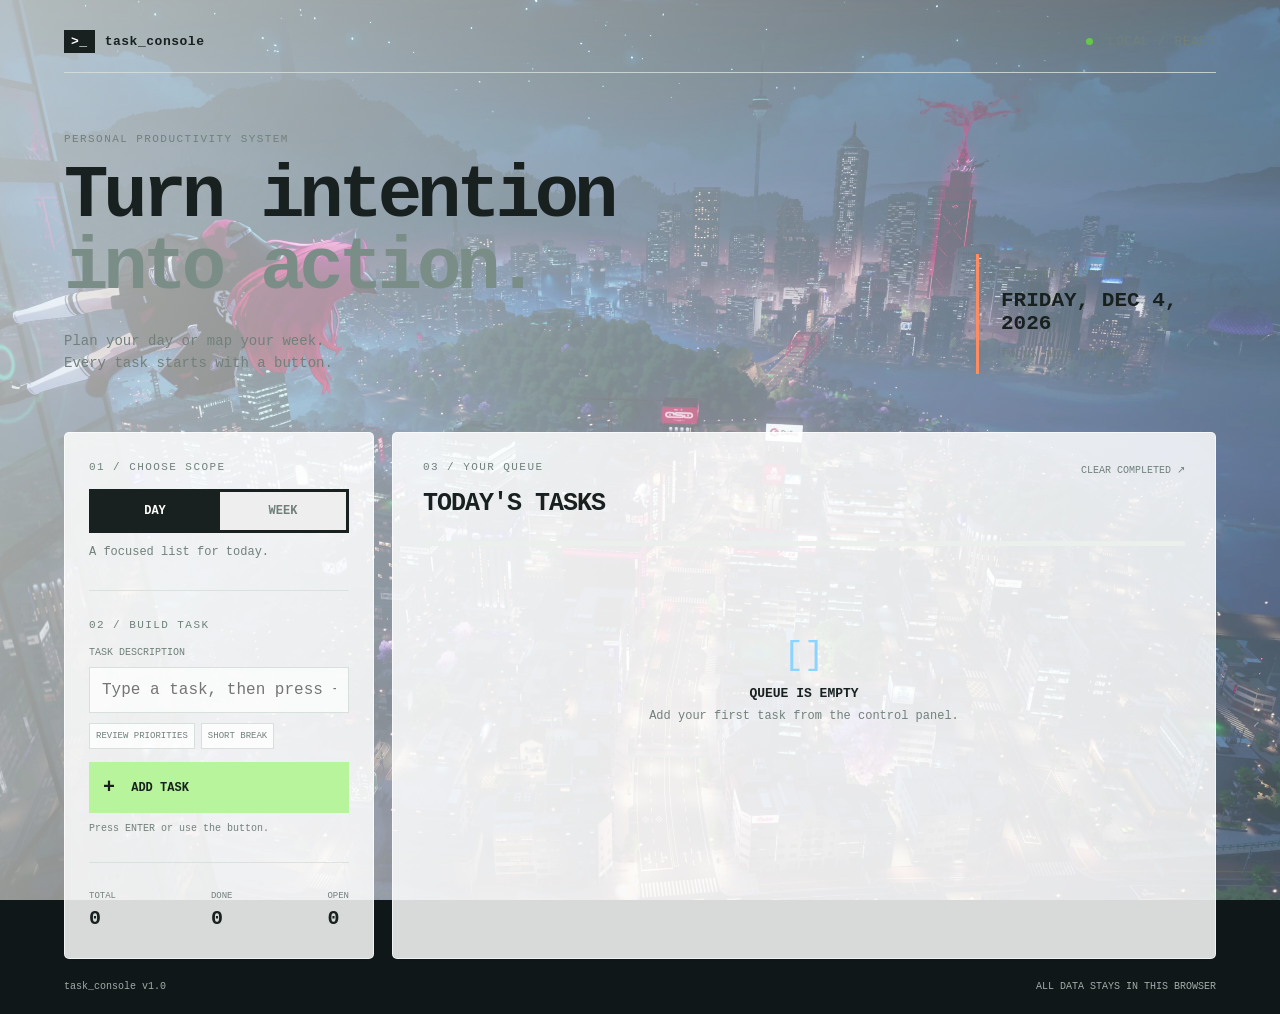
<file: index.html>
<!doctype html>
<html lang="en">
<head>
  <meta charset="UTF-8" />
  <meta name="viewport" content="width=device-width, initial-scale=1.0" />
  <title>Task Console</title>
  <link rel="stylesheet" href="styles.css" />
</head>
<body>
  <iframe
    class="background-frame"
    src="background.html"
    title="Dynamic city background"
    aria-hidden="true"
    tabindex="-1"
  ></iframe>
  <main class="app-shell">
    <header class="topbar">
      <div class="brand"><span class="brand-mark">&gt;_</span><span>task_console</span></div>
      <div class="status"><span class="status-dot"></span> LOCAL / READY</div>
    </header>

    <section class="hero">
      <div>
        <p class="eyebrow">PERSONAL PRODUCTIVITY SYSTEM</p>
        <h1>Turn intention<br /><span>into action.</span></h1>
        <p class="hero-copy">Plan your day or map your week.<br />Every task starts with a button.</p>
      </div>
      <div class="date-card">
        <span class="date-label">CURRENT SESSION</span>
        <strong id="sessionDate">—</strong>
        <span class="date-sub">focus mode enabled</span>
      </div>
    </section>

    <section class="workspace">
      <aside class="control-panel panel">
        <div class="panel-label">01 / CHOOSE SCOPE</div>
        <div class="scope-toggle" role="group" aria-label="Choose planning scope">
          <button class="scope-btn active" data-scope="day">DAY</button>
          <button class="scope-btn" data-scope="week">WEEK</button>
        </div>
        <div class="scope-description" id="scopeDescription">A focused list for today.</div>

        <div class="panel-divider"></div>
        <div class="panel-label">02 / BUILD TASK</div>
        <div class="composer">
          <label for="taskInput">TASK DESCRIPTION</label>
          <input id="taskInput" type="text" maxlength="80" placeholder="Type a task, then press +" />
          <div class="quick-row">
            <button class="quick-btn" data-add="Review priorities">REVIEW PRIORITIES</button>
            <button class="quick-btn" data-add="Take a short break">SHORT BREAK</button>
          </div>
          <button id="addTask" class="add-btn"><span>+</span> ADD TASK</button>
          <p class="hint">Press ENTER or use the button.</p>
        </div>

        <div class="panel-divider"></div>
        <div class="stats">
          <div><span>TOTAL</span><strong id="totalCount">0</strong></div>
          <div><span>DONE</span><strong id="doneCount">0</strong></div>
          <div><span>OPEN</span><strong id="openCount">0</strong></div>
        </div>
      </aside>

      <section class="task-panel panel">
        <div class="task-header">
          <div>
            <div class="panel-label">03 / YOUR QUEUE</div>
            <h2 id="listTitle">TODAY'S TASKS</h2>
          </div>
          <button id="clearDone" class="text-btn">CLEAR COMPLETED <span>↗</span></button>
        </div>
        <div class="progress-track"><div id="progressBar" class="progress-bar"></div></div>
        <div id="taskList" class="task-list"></div>
        <div id="emptyState" class="empty-state">
          <div class="empty-icon">[]</div>
          <h3>QUEUE IS EMPTY</h3>
          <p>Add your first task from the control panel.</p>
        </div>
      </section>
    </section>

    <footer><span>task_console v1.0</span><span>ALL DATA STAYS IN THIS BROWSER</span></footer>
  </main>
  <script src="app.js"></script>
</body>
</html>
</file>
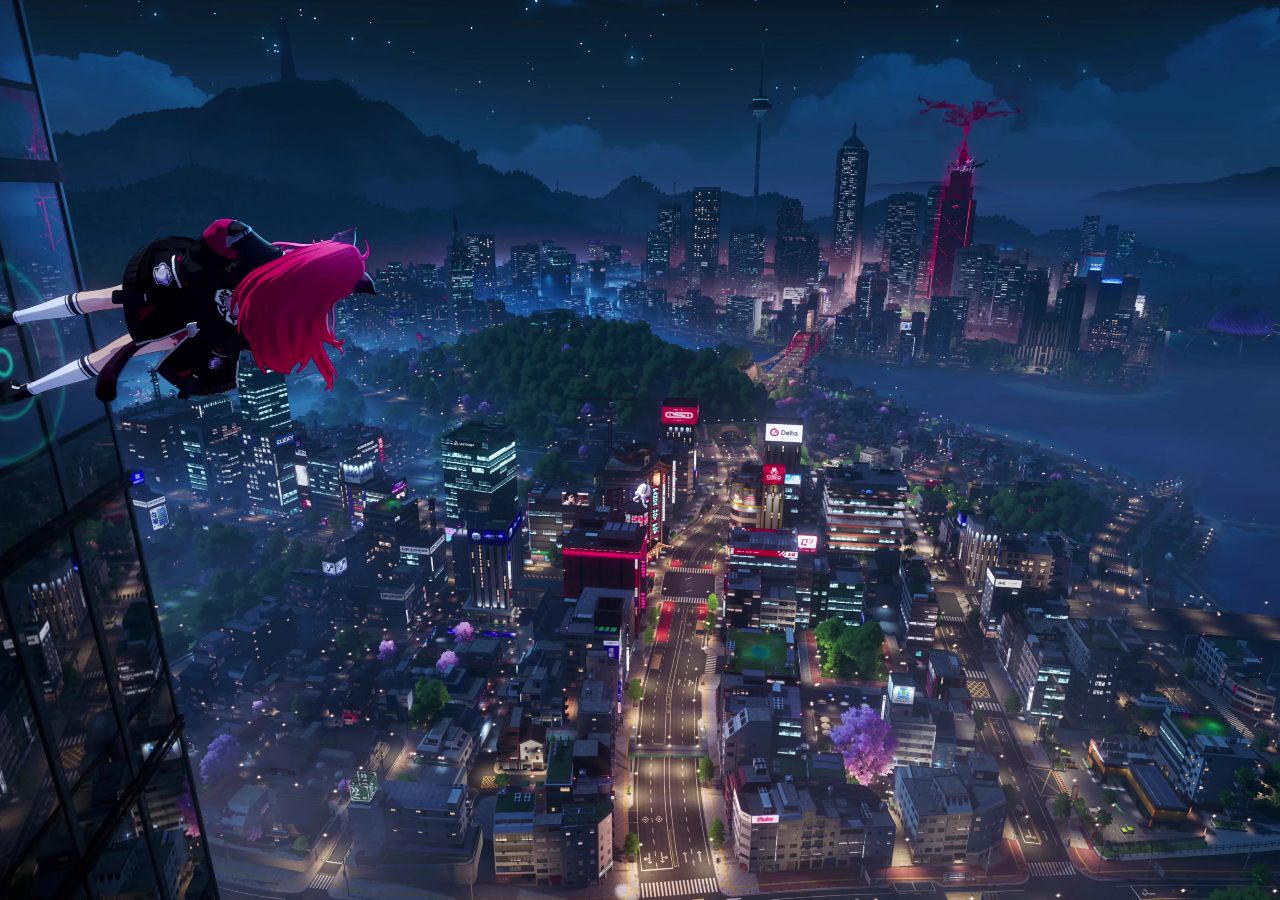
<file: background.html>
<!DOCTYPE html>
<html lang="pt-BR">
<head>
<meta charset="UTF-8">
<meta name="viewport" content="width=device-width, initial-scale=1.0">

<title>Wallpaper Engine NTE Dynamic Background by hiperesp</title>

<style>
    * {
        margin: 0;
        padding: 0;
        overflow: hidden;
        background: black;
    }

    html, body {
        width: 100%;
        height: 100%;
    }

    .videos {
        width: 100vw;
        height: 100vh;
    }

    video {
        position: absolute;
        left: 0px;
        top: 0px;
        width: 100vw;
        height: 100vh;
        object-fit: cover;
    }
    #bgVideo-a {
        z-index: 1;
    }
    #bgVideo-b {
        z-index: 2;
        opacity: 0;
    }
</style>
</head>

<body>

    <div class="videos">
        <video id="bgVideo-a" autoplay muted loop playsinline></video>
        <video id="bgVideo-b" autoplay muted loop playsinline></video>
    </div>

<script>
    const transitionTime = 2000;

    const videoAEl = document.getElementById("bgVideo-a");
    const videoBEl = document.getElementById("bgVideo-b");

    function sleep(ms) {
        return new Promise(resolve => setTimeout(resolve, ms));
    }

    function getVideoFile(horarioFloat) {
        const horarios = [
            {
                from: 0,
                file: "Login2K-yewan.webm"
            },
            {
                from: 6,
                file: "Login2K-huanghun.webm"
            },
            {
                from: 9,
                file: "Login2K-baitian.webm"
            },
            {
                from: 17.5,
                file: "Login2K-huanghun.webm"
            },
            {
                from: 19,
                file: "Login2K-yewan.webm"
            }
        ];

        for(let i=0; i<horarios.length; i++) {
            const i1 = (i + 1) % horarios.length;
            const horarioAtual = horarios[i];
            const horarioProximo = horarios[i1];

            const isValid = horarioAtual.from < horarioProximo.from
                ? (horarioFloat >= horarioAtual.from && horarioFloat < horarioProximo.from)
                : horarioFloat >= horarioAtual.from;

            if(isValid) {
                return {
                    now: horarioAtual.file,
                    next: horarioProximo.file
                };
            }
        }

        console.error("Horário inválido: " + horarioFloat);

        return {
            now: horarios[0].file,
            next: horarios[0].file
        };
    }

    function getUpdatedVideoFile() {
        const hora = new Date().getHours();
        const minutos = new Date().getMinutes();
        const horarioAtual = hora + (minutos / 60);

        return getVideoFile(horarioAtual);
    }

    async function loop() {
        const { now, next } = getUpdatedVideoFile();
        const needTransition = !!videoAEl.dataset.src;

        if(videoAEl.dataset.src !== now) {
            videoBEl.style.opacity = 1;
            videoBEl.currentTime = videoAEl.currentTime;

            needTransition && await sleep(transitionTime);
            videoAEl.src = videoAEl.dataset.src = now;
            videoAEl.currentTime = videoBEl.currentTime;
            videoBEl.style.opacity = null;

            needTransition && await sleep(transitionTime);
            videoBEl.src = videoBEl.dataset.src = next;
        }

        setTimeout(loop, transitionTime * 2);
    }

    function setup() {
        videoBEl.style.transition = `opacity ${transitionTime}ms ease-in-out`;

        setTimeout(loop, 1);
    }

    setup();
</script>

</body>
</html>
</file>
<file: styles.css>
:root { --ink:#18211f; --muted:#71807b; --line:#d8e0db; --paper:#f5f8f3; --card:#ffffff; --mint:#b8f49b; --blue:#8bd4ff; --orange:#ff8b61; --ease:cubic-bezier(.2,.8,.2,1); }
* { box-sizing:border-box; }
html { scroll-behavior:smooth; }
body { margin:0; min-height:100vh; background:#101718; color:var(--ink); font-family:Consolas, "Courier New", monospace; }
body::before { content:""; position:fixed; inset:0; z-index:-1; background:linear-gradient(115deg, rgba(244,248,243,.73), rgba(244,248,243,.45) 58%, rgba(220,235,230,.28)); pointer-events:none; }
.background-frame { position:fixed; inset:0; z-index:-2; width:100%; height:100%; border:0; pointer-events:none; }
button,input { font:inherit; }
button { cursor:pointer; -webkit-tap-highlight-color:transparent; }
button:focus-visible,input:focus-visible { outline:2px solid var(--blue); outline-offset:3px; }
.app-shell { max-width:1240px; min-height:100vh; margin:auto; padding:30px 44px 22px; display:flex; flex-direction:column; animation:page-in .65s var(--ease) both; }
.topbar { display:flex; justify-content:space-between; align-items:center; border-bottom:1px solid rgba(216,224,219,.82); padding-bottom:19px; font-size:13px; letter-spacing:.04em; }
.brand { font-weight:bold; display:flex; align-items:center; gap:10px; }.brand-mark { color:#fff; background:var(--ink); padding:4px 7px; transition:transform .25s var(--ease), background .25s var(--ease); }.brand:hover .brand-mark { transform:rotate(-5deg) translateY(-1px); background:#33413c; }.status { color:var(--muted); }.status-dot { display:inline-block; width:7px; height:7px; border-radius:50%; background:#65c948; margin-right:7px; animation:status-pulse 2.3s ease-in-out infinite; }
.hero { display:flex; justify-content:space-between; align-items:flex-end; padding:60px 0 58px; }.eyebrow,.panel-label,.date-label { font-size:11px; letter-spacing:.13em; color:var(--muted); margin:0 0 16px; }.hero h1 { font-size:clamp(42px,6vw,74px); line-height:.97; letter-spacing:-.07em; margin:0; }.hero h1 span { color:#7a8d87; }.hero-copy { color:var(--muted); line-height:1.6; margin:25px 0 0; font-size:14px; }.date-card { width:240px; border-left:3px solid var(--orange); padding:10px 0 12px 22px; animation:slide-left .7s .15s var(--ease) both; }.date-card strong { display:block; font-size:21px; margin:7px 0 9px; }.date-sub { color:var(--muted); font-size:12px; }
.workspace { display:grid; grid-template-columns:310px 1fr; gap:18px; }.panel { background:rgba(255,255,255,.84); border:1px solid rgba(255,255,255,.67); border-radius:5px; box-shadow:0 2px 0 rgba(24,33,31,.015); backdrop-filter:blur(14px) saturate(120%); -webkit-backdrop-filter:blur(14px) saturate(120%); transition:transform .3s var(--ease), box-shadow .3s var(--ease), border-color .3s var(--ease), background .3s var(--ease); }.panel:hover { background:rgba(255,255,255,.9); border-color:rgba(255,255,255,.9); box-shadow:0 12px 32px rgba(10,25,23,.14); }.control-panel { padding:28px 24px; animation:rise .55s .12s var(--ease) both; }.scope-toggle { display:grid; grid-template-columns:1fr 1fr; border:1px solid var(--ink); padding:2px; background:var(--ink); gap:2px; }.scope-btn { border:0; background:rgba(255,255,255,.92); padding:12px 8px; color:var(--muted); font-weight:bold; font-size:12px; transition:color .25s var(--ease), background .25s var(--ease), transform .25s var(--ease); }.scope-btn:not(.active):hover { color:var(--ink); background:#f2f6f1; }.scope-btn:active { transform:scale(.96); }.scope-btn.active { background:var(--ink); color:white; }.scope-description { min-height:29px; font-size:12px; color:var(--muted); padding-top:12px; animation:fade .25s var(--ease); }.panel-divider { border-top:1px solid rgba(216,224,219,.9); margin:28px 0; }.composer label { display:block; font-size:10px; color:var(--muted); margin-bottom:9px; }.composer input { width:100%; border:1px solid var(--line); padding:13px 12px; outline:none; color:var(--ink); background:rgba(251,252,251,.9); transition:border-color .25s var(--ease), box-shadow .25s var(--ease), transform .25s var(--ease); }.composer input:focus { border-color:var(--ink); box-shadow:0 5px 15px rgba(24,33,31,.07); transform:translateY(-1px); }.quick-row { display:flex; gap:6px; margin:10px 0 13px; }.quick-btn { border:1px solid var(--line); background:rgba(255,255,255,.78); color:var(--muted); padding:7px 6px; font-size:9px; transition:color .2s var(--ease), border-color .2s var(--ease), transform .2s var(--ease), background .2s var(--ease); }.quick-btn:hover { border-color:var(--ink); color:var(--ink); background:#f8faf7; transform:translateY(-2px); }.quick-btn:active { transform:translateY(0); }.add-btn { width:100%; border:0; background:var(--mint); color:var(--ink); padding:14px; font-weight:bold; font-size:12px; text-align:left; transition:transform .23s var(--ease), box-shadow .23s var(--ease), background .23s var(--ease); }.add-btn span { display:inline-block; font-size:20px; vertical-align:-2px; margin-right:9px; transition:transform .25s var(--ease); }.add-btn:hover { background:#c8f7b0; transform:translateY(-2px); box-shadow:0 6px 0 #7caa67; }.add-btn:hover span { transform:rotate(90deg); }.add-btn:active { transform:translateY(1px); box-shadow:0 2px 0 #7caa67; }.hint { font-size:10px; color:var(--muted); margin:10px 0 0; }.stats { display:flex; justify-content:space-between; }.stats span { display:block; font-size:9px; color:var(--muted); margin-bottom:6px; }.stats strong { font-size:20px; transition:color .25s var(--ease), transform .25s var(--ease); }
.task-panel { padding:28px 30px; min-height:420px; animation:rise .6s .2s var(--ease) both; }.task-header { display:flex; justify-content:space-between; align-items:flex-start; }.task-header h2 { margin:0; font-size:25px; letter-spacing:-.04em; }.text-btn { border:0; background:none; color:var(--muted); font-size:10px; padding:3px 0; transition:color .2s var(--ease), transform .2s var(--ease); }.text-btn:hover { color:var(--ink); transform:translateX(2px); }.progress-track { height:5px; overflow:hidden; background:#ecf0ec; margin:23px 0 20px; }.progress-bar { width:0; height:100%; background:linear-gradient(90deg, #83cef9, var(--blue)); transition:width .55s var(--ease); }.task-list { display:flex; flex-direction:column; gap:8px; }.task { display:grid; grid-template-columns:30px 1fr auto; gap:12px; align-items:center; border:1px solid var(--line); padding:14px 15px; animation:task-in .42s calc(var(--task-index) * 45ms) var(--ease) both; transition:transform .24s var(--ease), border-color .24s var(--ease), background .24s var(--ease), box-shadow .24s var(--ease); }.task:hover { border-color:#abbab3; transform:translateX(3px); box-shadow:0 6px 18px rgba(24,33,31,.04); }.task.completed-now { animation:complete .65s var(--ease) both; }.check-btn { width:19px; height:19px; border:1px solid var(--ink); background:white; color:var(--ink); padding:0; line-height:15px; transition:background .22s var(--ease), color .22s var(--ease), transform .22s var(--ease), box-shadow .22s var(--ease); }.check-btn:hover { transform:scale(1.12); box-shadow:0 0 0 4px rgba(139,212,255,.2); }.task.done { background:#fbfdf9; }.task.done .check-btn { background:var(--ink); color:white; transform:rotate(5deg); }.task-text { font-size:13px; transition:color .25s var(--ease), opacity .25s var(--ease); }.task.done .task-text { color:var(--muted); text-decoration:line-through; }.task-meta { color:var(--muted); font-size:10px; }.delete-btn { border:0; background:none; color:#b0bbb5; font-size:18px; transition:color .2s var(--ease), transform .2s var(--ease); }.delete-btn:hover { color:var(--orange); transform:rotate(90deg) scale(1.08); }.empty-state { text-align:center; padding:70px 20px; color:var(--muted); animation:empty-in .5s var(--ease) both; }.empty-icon { color:var(--blue); font-size:34px; animation:float 3s ease-in-out infinite; }.empty-state h3 { color:var(--ink); font-size:13px; margin:12px 0 8px; }.empty-state p { font-size:12px; margin:0; } footer { display:flex; justify-content:space-between; color:#a0aca6; font-size:10px; padding-top:22px; margin-top:auto; }
@keyframes page-in { from { opacity:0; transform:translateY(10px); } to { opacity:1; transform:none; } }
@keyframes rise { from { opacity:0; transform:translateY(16px); } to { opacity:1; transform:none; } }
@keyframes slide-left { from { opacity:0; transform:translateX(16px); } to { opacity:1; transform:none; } }
@keyframes task-in { from { opacity:0; transform:translateY(8px); } to { opacity:1; transform:none; } }
@keyframes empty-in { from { opacity:0; transform:translateY(6px); } to { opacity:1; transform:none; } }
@keyframes complete { 0% { transform:scale(1); } 45% { transform:scale(1.015); background:#effae9; } 100% { transform:scale(1); } }
@keyframes status-pulse { 0%,100% { box-shadow:0 0 0 0 rgba(101,201,72,.45); } 50% { box-shadow:0 0 0 5px rgba(101,201,72,0); } }
@keyframes float { 0%,100% { transform:translateY(0); } 50% { transform:translateY(-5px); } }
@keyframes fade { from { opacity:.5; } to { opacity:1; } }
@media (prefers-reduced-motion:reduce) { *,*::before,*::after { animation-duration:.01ms !important; animation-iteration-count:1 !important; scroll-behavior:auto !important; transition-duration:.01ms !important; } }
@media (max-width:760px) { .app-shell { padding:20px; }.hero { display:block; padding:42px 0; }.date-card { margin-top:35px; }.workspace { grid-template-columns:1fr; }.task-panel { padding:24px 18px; }.control-panel { padding:24px 18px; } footer { gap:10px; flex-direction:column; } }
</file>
